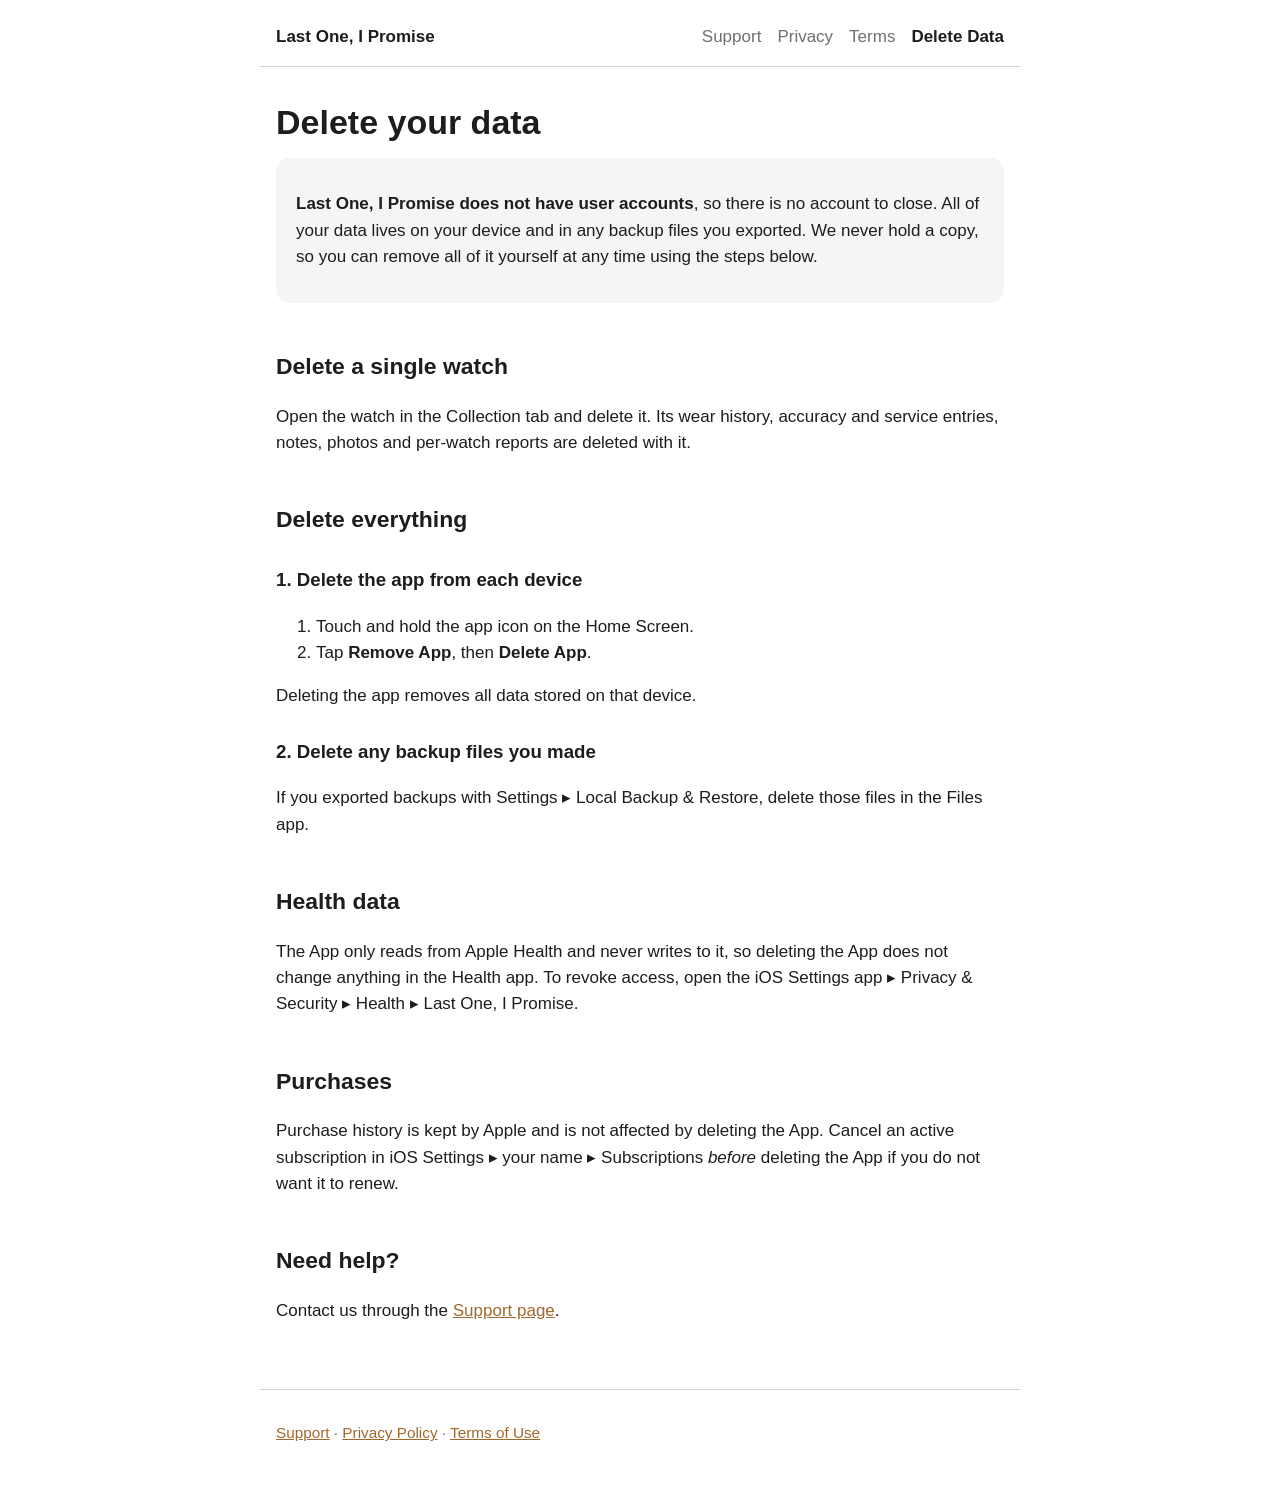
<file: website/delete-data/index.html>
<!doctype html>
<html lang="en">
<head>
  <meta charset="utf-8">
  <meta name="viewport" content="width=device-width, initial-scale=1">
  <title>Delete Your Data — Last One, I Promise</title>
  <meta name="description" content="How to delete all of your data from Last One, I Promise, on your device and in your backups.">
  <link rel="stylesheet" href="../styles.css">
  <link rel="icon" type="image/png" href="../images/app-icon.png">
  <link rel="apple-touch-icon" href="../images/app-icon.png">
</head>
<body>
  <header>
    <a class="brand" href="../">Last One, I Promise</a>
    <nav>
      <a href="../">Support</a>
      <a href="../privacy/">Privacy</a>
      <a href="../terms/">Terms</a>
      <a href="./" aria-current="page">Delete Data</a>
    </nav>
  </header>

  <main>
    <h1>Delete your data</h1>

    <div class="card">
      <p>
        <strong>Last One, I Promise does not have user accounts</strong>, so there is no account to
        close. All of your data lives on your device and in any backup files you exported. We
        never hold a copy, so you can remove all of it yourself at any time using the steps below.
      </p>
    </div>

    <h2>Delete a single watch</h2>
    <p>
      Open the watch in the Collection tab and delete it. Its wear history, accuracy and service
      entries, notes, photos and per-watch reports are deleted with it.
    </p>

    <h2>Delete everything</h2>
    <h3>1. Delete the app from each device</h3>
    <ol>
      <li>Touch and hold the app icon on the Home Screen.</li>
      <li>Tap <strong>Remove App</strong>, then <strong>Delete App</strong>.</li>
    </ol>
    <p>Deleting the app removes all data stored on that device.</p>

    <h3>2. Delete any backup files you made</h3>
    <p>
      If you exported backups with Settings ▸ Local Backup &amp; Restore, delete those files in the
      Files app.
    </p>

    <h2>Health data</h2>
    <p>
      The App only reads from Apple Health and never writes to it, so deleting the App does not
      change anything in the Health app. To revoke access, open the iOS Settings app ▸
      Privacy &amp; Security ▸ Health ▸ Last One, I Promise.
    </p>

    <h2>Purchases</h2>
    <p>
      Purchase history is kept by Apple and is not affected by deleting the App. Cancel an active
      subscription in iOS Settings ▸ your name ▸ Subscriptions <em>before</em> deleting the App if
      you do not want it to renew.
    </p>

    <h2>Need help?</h2>
    <p>Contact us through the <a href="../#contact">Support page</a>.</p>
  </main>

  <footer>
    <p>
      <a href="../">Support</a> ·
      <a href="../privacy/">Privacy Policy</a> ·
      <a href="../terms/">Terms of Use</a>
    </p>
  </footer>
</body>
</html>
</file>
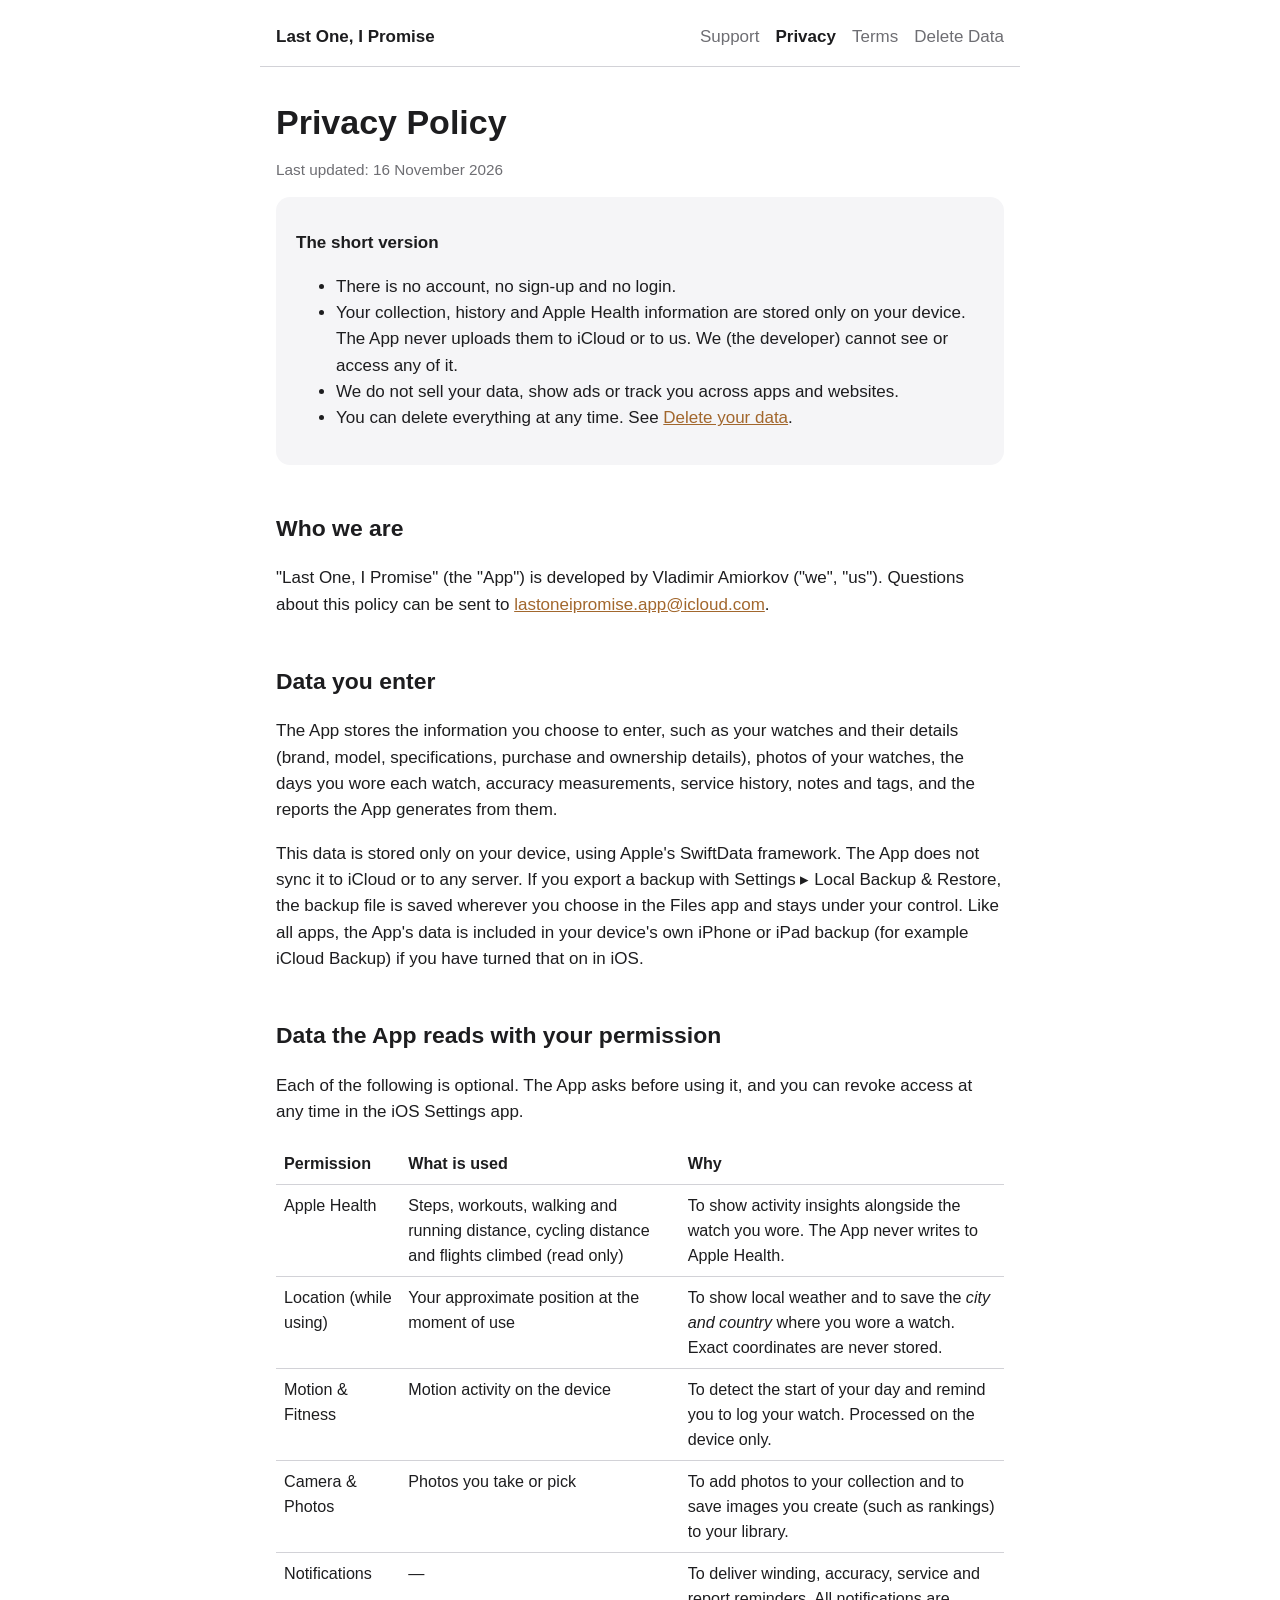
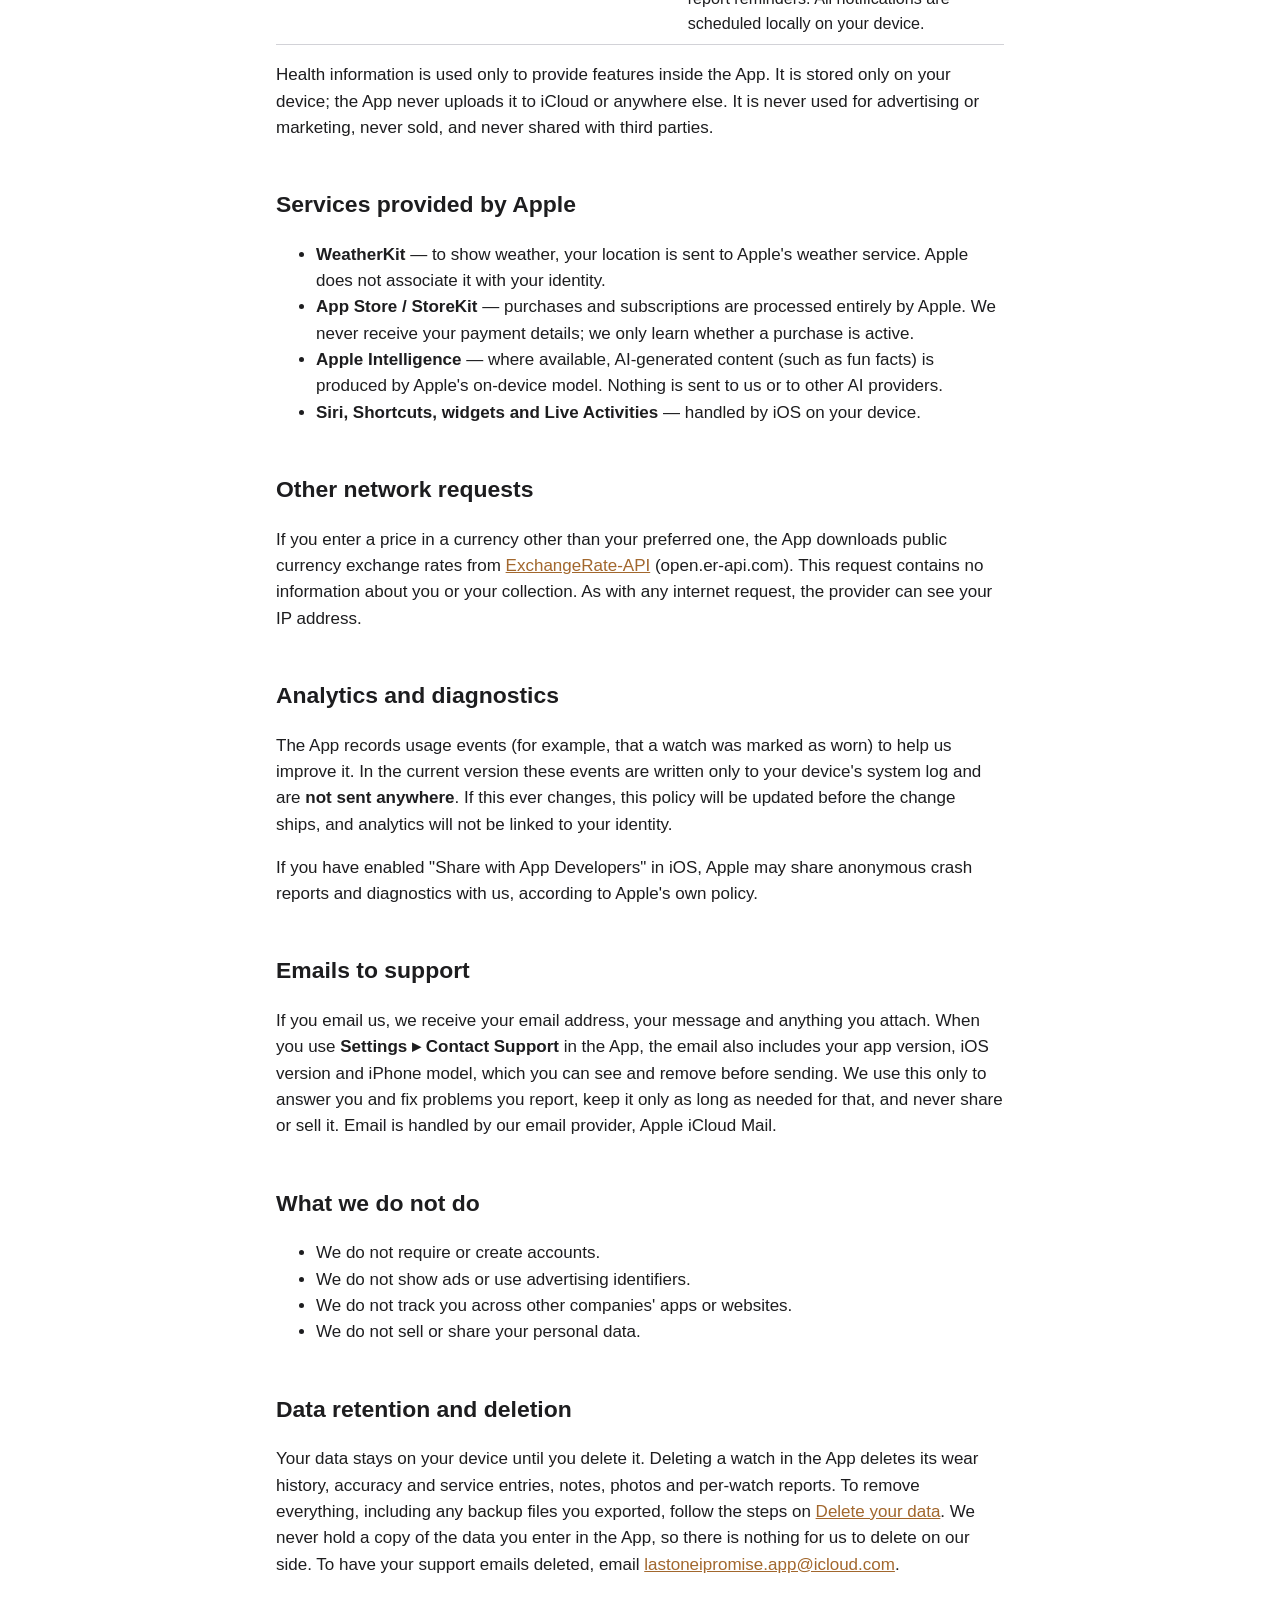
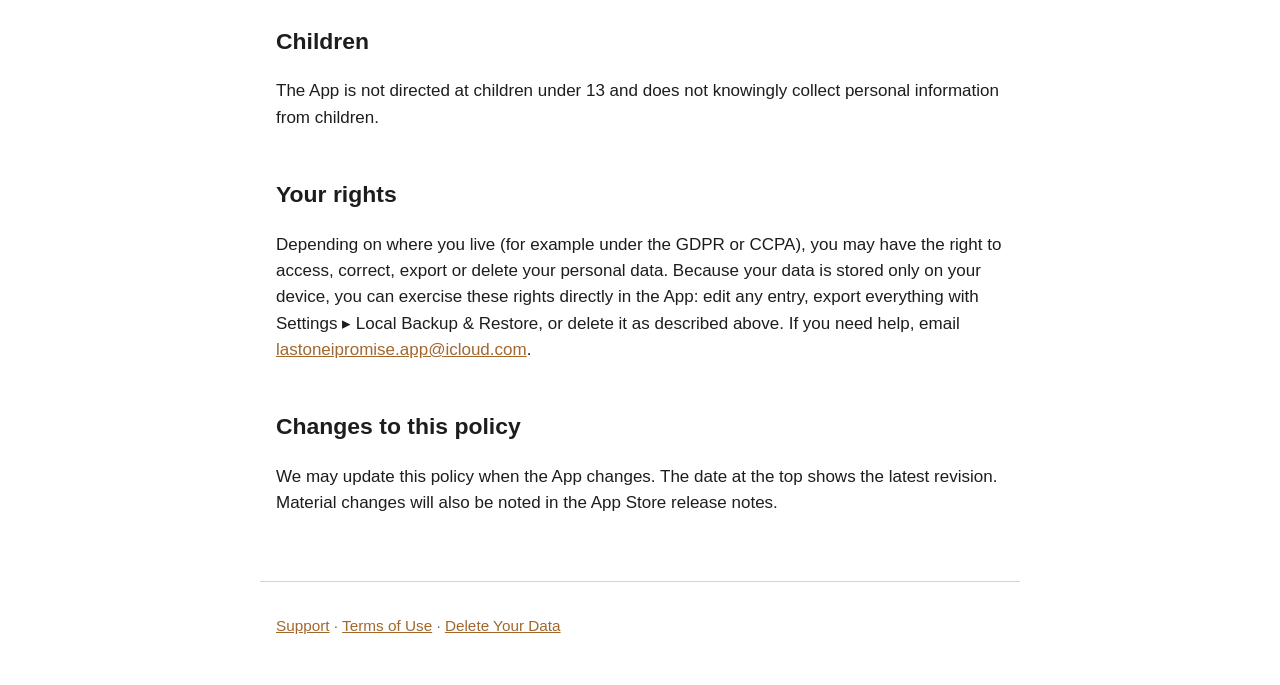
<file: website/privacy/index.html>
<!doctype html>
<html lang="en">
<head>
  <meta charset="utf-8">
  <meta name="viewport" content="width=device-width, initial-scale=1">
  <title>Privacy Policy — Last One, I Promise</title>
  <meta name="description" content="What data Last One, I Promise collects, how it is used, where it is stored and how to delete it.">
  <link rel="stylesheet" href="../styles.css">
  <link rel="icon" type="image/png" href="../images/app-icon.png">
  <link rel="apple-touch-icon" href="../images/app-icon.png">
</head>
<body>
  <header>
    <a class="brand" href="../">Last One, I Promise</a>
    <nav>
      <a href="../">Support</a>
      <a href="./" aria-current="page">Privacy</a>
      <a href="../terms/">Terms</a>
      <a href="../delete-data/">Delete Data</a>
    </nav>
  </header>

  <main>
    <h1>Privacy Policy</h1>
    <p class="updated">Last updated: 16 November 2026</p>

    <div class="card">
      <p><strong>The short version</strong></p>
      <ul>
        <li>There is no account, no sign-up and no login.</li>
        <li>Your collection, history and Apple Health information are stored only on your device.
          The App never uploads them to iCloud or to us. We (the developer) cannot see or access any of it.</li>
        <li>We do not sell your data, show ads or track you across apps and websites.</li>
        <li>You can delete everything at any time. See <a href="../delete-data/">Delete your data</a>.</li>
      </ul>
    </div>

    <h2>Who we are</h2>
    <p>
      "Last One, I Promise" (the "App") is developed by Vladimir Amiorkov ("we", "us"). Questions
      about this policy can be sent to <a href="mailto:lastoneipromise.app@icloud.com">lastoneipromise.app@icloud.com</a>.
    </p>

    <h2>Data you enter</h2>
    <p>
      The App stores the information you choose to enter, such as your watches and their details
      (brand, model, specifications, purchase and ownership details), photos of your watches, the
      days you wore each watch, accuracy measurements, service history, notes and tags, and the
      reports the App generates from them.
    </p>
    <p>
      This data is stored only on your device, using Apple's SwiftData framework. The App does not
      sync it to iCloud or to any server. If you export a backup with Settings ▸ Local Backup &amp;
      Restore, the backup file is saved wherever you choose in the Files app and stays under your
      control. Like all apps, the App's data is included in your device's own iPhone or iPad
      backup (for example iCloud Backup) if you have turned that on in iOS.
    </p>

    <h2>Data the App reads with your permission</h2>
    <p>Each of the following is optional. The App asks before using it, and you can revoke access at any time in the iOS Settings app.</p>
    <table>
      <thead>
        <tr><th>Permission</th><th>What is used</th><th>Why</th></tr>
      </thead>
      <tbody>
        <tr>
          <td>Apple Health</td>
          <td>Steps, workouts, walking and running distance, cycling distance and flights climbed (read only)</td>
          <td>To show activity insights alongside the watch you wore. The App never writes to Apple Health.</td>
        </tr>
        <tr>
          <td>Location (while using)</td>
          <td>Your approximate position at the moment of use</td>
          <td>To show local weather and to save the <em>city and country</em> where you wore a watch.
            Exact coordinates are never stored.</td>
        </tr>
        <tr>
          <td>Motion &amp; Fitness</td>
          <td>Motion activity on the device</td>
          <td>To detect the start of your day and remind you to log your watch. Processed on the device only.</td>
        </tr>
        <tr>
          <td>Camera &amp; Photos</td>
          <td>Photos you take or pick</td>
          <td>To add photos to your collection and to save images you create (such as rankings) to your library.</td>
        </tr>
        <tr>
          <td>Notifications</td>
          <td>—</td>
          <td>To deliver winding, accuracy, service and report reminders. All notifications are scheduled locally on your device.</td>
        </tr>
      </tbody>
    </table>
    <p>
      Health information is used only to provide features inside the App. It is stored only on your
      device; the App never uploads it to iCloud or anywhere else. It is never used for advertising or marketing, never
      sold, and never shared with third parties.
    </p>

    <h2>Services provided by Apple</h2>
    <ul>
      <li><strong>WeatherKit</strong> — to show weather, your location is sent to Apple's weather
        service. Apple does not associate it with your identity.</li>
      <li><strong>App Store / StoreKit</strong> — purchases and subscriptions are processed entirely by
        Apple. We never receive your payment details; we only learn whether a purchase is active.</li>
      <li><strong>Apple Intelligence</strong> — where available, AI-generated content (such as fun
        facts) is produced by Apple's on-device model. Nothing is sent to us or to other AI providers.</li>
      <li><strong>Siri, Shortcuts, widgets and Live Activities</strong> — handled by iOS on your device.</li>
    </ul>

    <h2>Other network requests</h2>
    <p>
      If you enter a price in a currency other than your preferred one, the App downloads public
      currency exchange rates from <a href="https://www.exchangerate-api.com">ExchangeRate-API</a>
      (open.er-api.com). This request contains no information about you or your collection. As
      with any internet request, the provider can see your IP address.
    </p>

    <h2>Analytics and diagnostics</h2>
    <p>
      The App records usage events (for example, that a watch was marked as worn) to help us
      improve it. In the current version these events are written only to your device's system log
      and are <strong>not sent anywhere</strong>. If this ever changes, this policy will be updated
      before the change ships, and analytics will not be linked to your identity.
    </p>
    <p>
      If you have enabled "Share with App Developers" in iOS, Apple may share anonymous crash
      reports and diagnostics with us, according to Apple's own policy.
    </p>

    <h2>Emails to support</h2>
    <p>
      If you email us, we receive your email address, your message and anything you attach. When
      you use <strong>Settings ▸ Contact Support</strong> in the App, the email also includes your
      app version, iOS version and iPhone model, which you can see and remove before sending. We
      use this only to answer you and fix problems you report, keep it only as long as needed for
      that, and never share or sell it. Email is handled by our email provider, Apple iCloud Mail.
    </p>

    <h2>What we do not do</h2>
    <ul>
      <li>We do not require or create accounts.</li>
      <li>We do not show ads or use advertising identifiers.</li>
      <li>We do not track you across other companies' apps or websites.</li>
      <li>We do not sell or share your personal data.</li>
    </ul>

    <h2>Data retention and deletion</h2>
    <p>
      Your data stays on your device until you delete it. Deleting a watch in the App deletes its
      wear history, accuracy and service entries, notes, photos and per-watch reports. To remove
      everything, including any backup files you exported, follow the steps on <a href="../delete-data/">Delete your data</a>.
      We never hold a copy of the data you enter in the App, so there is nothing for us to delete
      on our side. To have your support emails deleted, email
      <a href="mailto:lastoneipromise.app@icloud.com">lastoneipromise.app@icloud.com</a>.
    </p>

    <h2>Children</h2>
    <p>
      The App is not directed at children under 13 and does not knowingly collect personal
      information from children.
    </p>

    <h2>Your rights</h2>
    <p>
      Depending on where you live (for example under the GDPR or CCPA), you may have the right to
      access, correct, export or delete your personal data. Because your data is stored only on
      your device, you can exercise these rights directly in the App:
      edit any entry, export everything with Settings ▸ Local Backup &amp; Restore, or delete it as
      described above. If you need help, email <a href="mailto:lastoneipromise.app@icloud.com">lastoneipromise.app@icloud.com</a>.
    </p>

    <h2>Changes to this policy</h2>
    <p>
      We may update this policy when the App changes. The date at the top shows the latest
      revision. Material changes will also be noted in the App Store release notes.
    </p>
  </main>

  <footer>
    <p>
      <a href="../">Support</a> ·
      <a href="../terms/">Terms of Use</a> ·
      <a href="../delete-data/">Delete Your Data</a>
    </p>
  </footer>
</body>
</html>
</file>
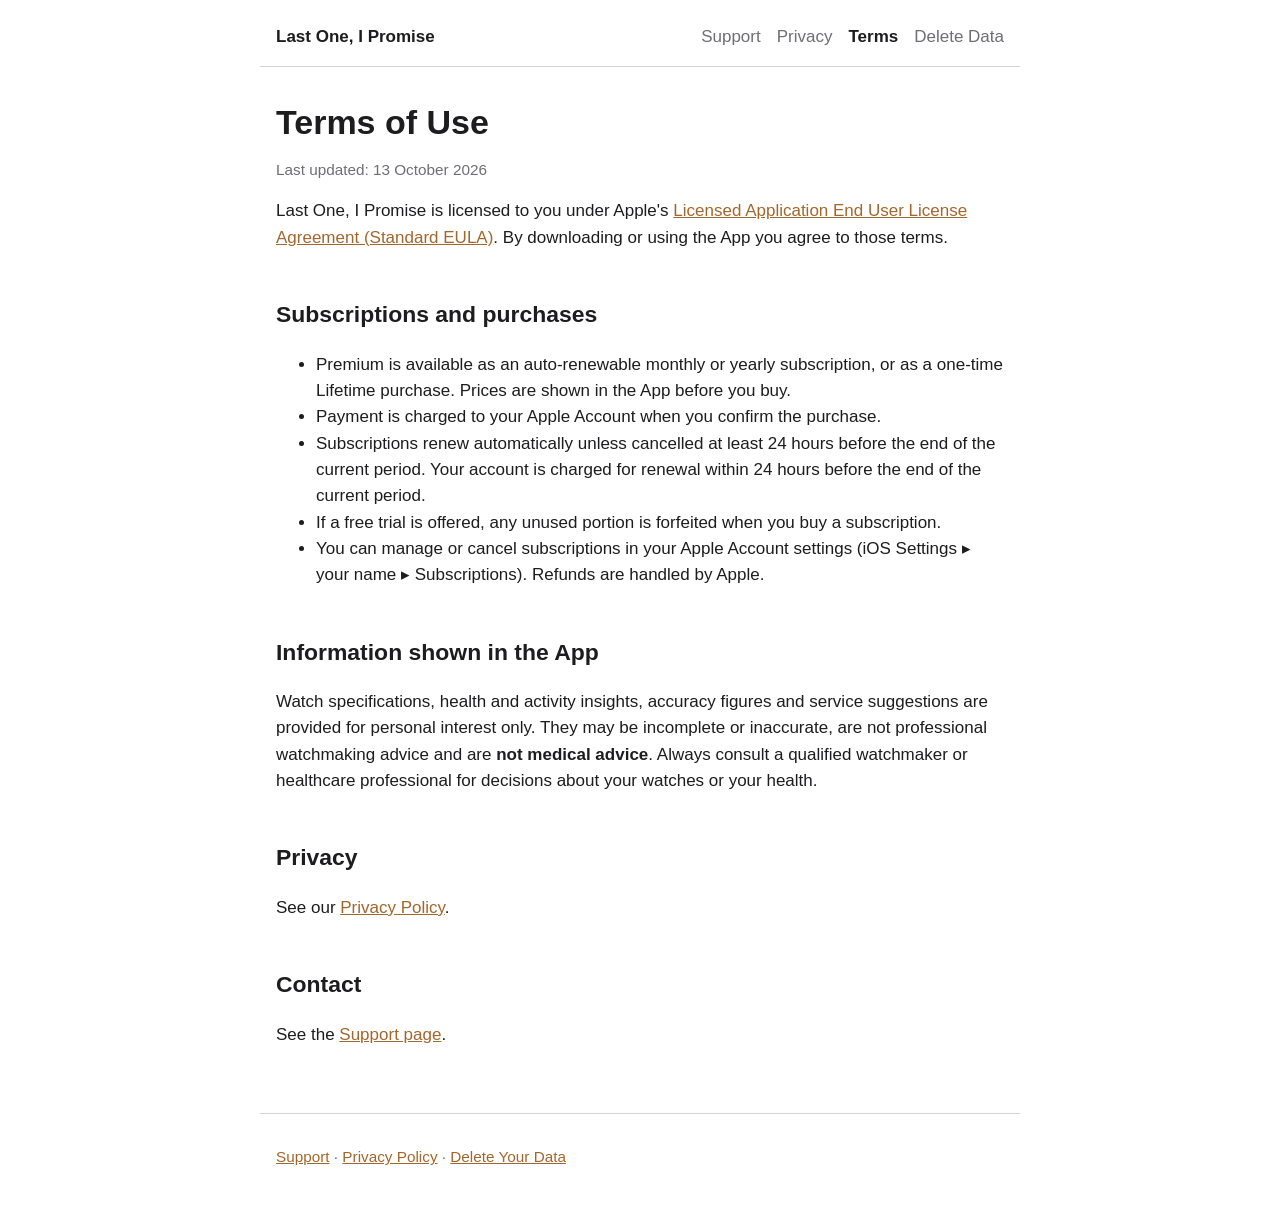
<file: website/terms/index.html>
<!doctype html>
<html lang="en">
<head>
  <meta charset="utf-8">
  <meta name="viewport" content="width=device-width, initial-scale=1">
  <title>Terms of Use — Last One, I Promise</title>
  <meta name="description" content="Terms of Use (EULA) for Last One, I Promise.">
  <link rel="stylesheet" href="../styles.css">
  <link rel="icon" type="image/png" href="../images/app-icon.png">
  <link rel="apple-touch-icon" href="../images/app-icon.png">
</head>
<body>
  <header>
    <a class="brand" href="../">Last One, I Promise</a>
    <nav>
      <a href="../">Support</a>
      <a href="../privacy/">Privacy</a>
      <a href="./" aria-current="page">Terms</a>
      <a href="../delete-data/">Delete Data</a>
    </nav>
  </header>

  <main>
    <h1>Terms of Use</h1>
    <p class="updated">Last updated: 13 October 2026</p>

    <p>
      Last One, I Promise is licensed to you under Apple's
      <a href="https://www.apple.com/legal/internet-services/itunes/dev/stdeula/">Licensed Application
      End User License Agreement (Standard EULA)</a>. By downloading or using the App you agree to
      those terms.
    </p>

    <h2>Subscriptions and purchases</h2>
    <ul>
      <li>Premium is available as an auto-renewable monthly or yearly subscription, or as a one-time
        Lifetime purchase. Prices are shown in the App before you buy.</li>
      <li>Payment is charged to your Apple Account when you confirm the purchase.</li>
      <li>Subscriptions renew automatically unless cancelled at least 24 hours before the end of the
        current period. Your account is charged for renewal within 24 hours before the end of the
        current period.</li>
      <li>If a free trial is offered, any unused portion is forfeited when you buy a subscription.</li>
      <li>You can manage or cancel subscriptions in your Apple Account settings (iOS Settings ▸ your
        name ▸ Subscriptions). Refunds are handled by Apple.</li>
    </ul>

    <h2>Information shown in the App</h2>
    <p>
      Watch specifications, health and activity insights, accuracy figures and service suggestions
      are provided for personal interest only. They may be incomplete or inaccurate, are not
      professional watchmaking advice and are <strong>not medical advice</strong>. Always consult a
      qualified watchmaker or healthcare professional for decisions about your watches or your health.
    </p>

    <h2>Privacy</h2>
    <p>See our <a href="../privacy/">Privacy Policy</a>.</p>

    <h2>Contact</h2>
    <p>See the <a href="../#contact">Support page</a>.</p>
  </main>

  <footer>
    <p>
      <a href="../">Support</a> ·
      <a href="../privacy/">Privacy Policy</a> ·
      <a href="../delete-data/">Delete Your Data</a>
    </p>
  </footer>
</body>
</html>
</file>
<file: website/styles.css>
:root {
  --bg: #ffffff;
  --surface: #f5f5f7;
  --text: #1d1d1f;
  --muted: #6e6e73;
  --accent: #a2672d;
  --border: #d2d2d7;
  color-scheme: light dark;
}

@media (prefers-color-scheme: dark) {
  :root {
    --bg: #000000;
    --surface: #1c1c1e;
    --text: #f5f5f7;
    --muted: #a1a1a6;
    --accent: #e0a868;
    --border: #38383a;
  }
}

* { box-sizing: border-box; }

body {
  margin: 0;
  background: var(--bg);
  color: var(--text);
  font: 17px/1.55 -apple-system, BlinkMacSystemFont, "SF Pro Text", "Helvetica Neue", Arial, sans-serif;
  -webkit-text-size-adjust: 100%;
}

a { color: var(--accent); }

header, main, footer {
  max-width: 760px;
  margin: 0 auto;
  padding: 0 16px;
}

header {
  display: flex;
  flex-wrap: wrap;
  align-items: center;
  justify-content: space-between;
  gap: 12px;
  padding-top: 24px;
  padding-bottom: 16px;
  border-bottom: 1px solid var(--border);
}

.brand {
  color: var(--text);
  font-weight: 700;
  text-decoration: none;
}

nav { display: flex; flex-wrap: wrap; gap: 16px; }
nav a { text-decoration: none; color: var(--muted); }
nav a[aria-current="page"] { color: var(--text); font-weight: 600; }

main { padding-top: 24px; padding-bottom: 48px; }

h1 { font-size: 2em; line-height: 1.2; margin: 0.3em 0; }
h2 { font-size: 1.35em; margin-top: 2em; }
h3 { font-size: 1.1em; margin-top: 1.5em; }

.tagline { color: var(--muted); font-size: 1.15em; margin-top: 0; }
.updated { color: var(--muted); font-size: 0.9em; }

.card {
  background: var(--surface);
  border-radius: 14px;
  padding: 16px 20px;
  margin: 16px 0;
}

details {
  border-bottom: 1px solid var(--border);
  padding: 12px 0;
}

summary { cursor: pointer; font-weight: 600; }
details p, details ul { margin-bottom: 0; }

table {
  width: 100%;
  border-collapse: collapse;
  font-size: 0.95em;
  display: block;
  overflow-x: auto;
}

th, td {
  text-align: left;
  vertical-align: top;
  padding: 8px;
  border-bottom: 1px solid var(--border);
}

footer {
  border-top: 1px solid var(--border);
  padding-top: 16px;
  padding-bottom: 32px;
  color: var(--muted);
  font-size: 0.9em;
}

.hero {
  display: flex;
  flex-wrap: wrap;
  align-items: center;
  gap: 20px;
  margin-bottom: 8px;
}

.hero h1 { margin-bottom: 0.1em; }

.app-icon {
  display: block;
  width: 128px;
  height: 128px;
  border-radius: 22.5%;
  box-shadow: 0 4px 16px rgba(0, 0, 0, 0.12), 0 0 0 1px var(--border);
}

.app-store-badge { display: inline-block; margin-top: 12px; }
.app-store-badge img { display: block; width: 150px; height: 50px; }

.hero-heading { margin-top: 1.5em; }

@media (max-width: 480px) {
  .app-icon { width: 96px; height: 96px; }
}
</file>
